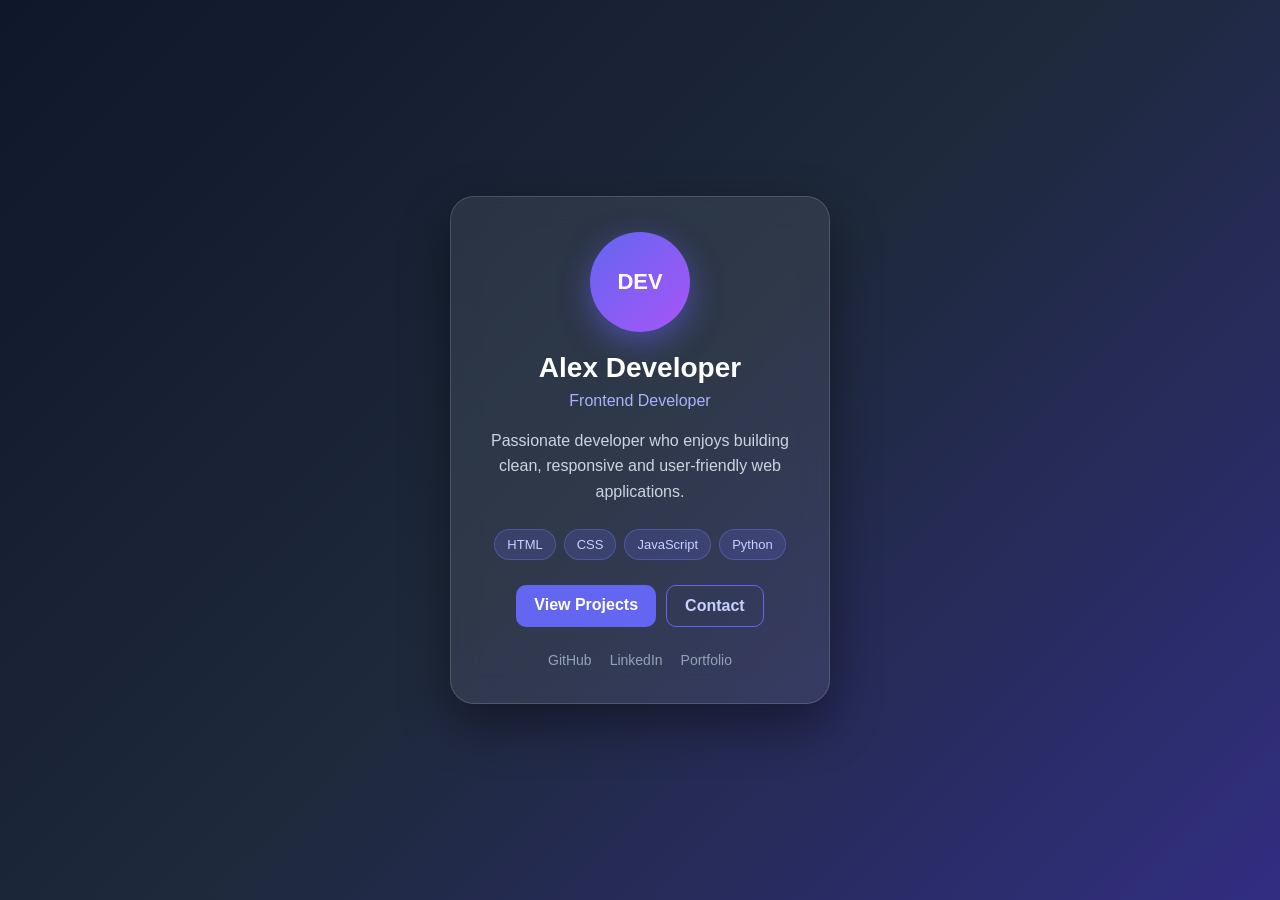
<file: dev_profile/index.html>
<!DOCTYPE html>
<html lang="en">
<head>
    <meta charset="UTF-8">
    <meta name="viewport" content="width=device-width, initial-scale=1.0">

    <title>Developer Profile</title>

    <link rel="stylesheet" href="style.css">
</head>

<body>

    <div class="profile-card">

        <div class="profile-image">
            <span>DEV</span>
        </div>

        <h1>Alex Developer</h1>

        <p class="role">Frontend Developer</p>

        <p class="description">
            Passionate developer who enjoys building clean,
            responsive and user-friendly web applications.
        </p>

        <div class="skills">
            <span>HTML</span>
            <span>CSS</span>
            <span>JavaScript</span>
            <span>Python</span>
        </div>

        <div class="buttons">
            <a href="#" class="btn primary">View Projects</a>
            <a href="#" class="btn secondary">Contact</a>
        </div>

        <div class="socials">
            <a href="#">GitHub</a>
            <a href="#">LinkedIn</a>
            <a href="#">Portfolio</a>
        </div>

    </div>

</body>
</html>
</file>
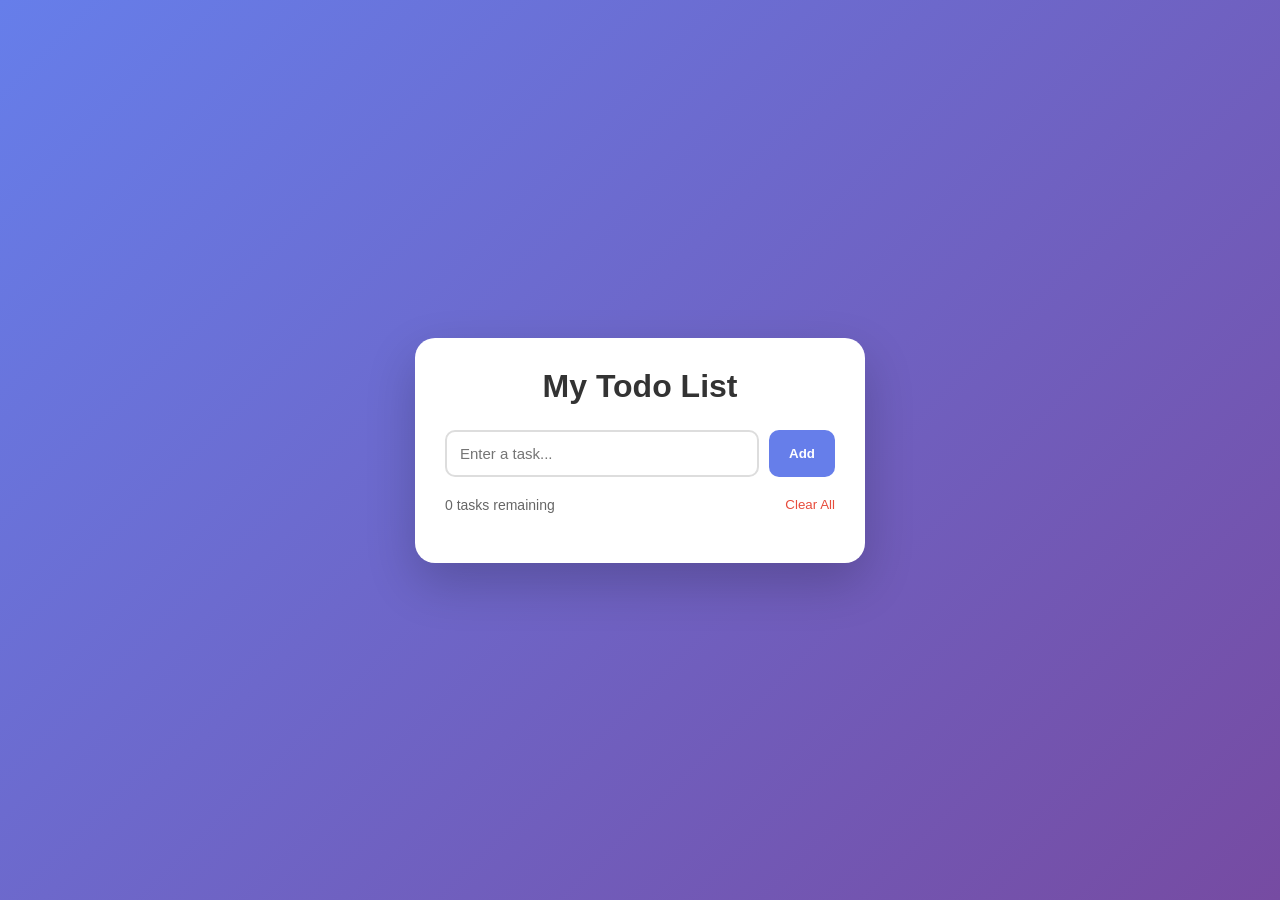
<file: todo app/index.html>
<!DOCTYPE html>
<html lang="en">
<head>
    <meta charset="UTF-8">
    <meta name="viewport" content="width=device-width, initial-scale=1.0">

    <title>Todo App</title>

    <link rel="stylesheet" href="style.css">
</head>

<body>

    <div class="container">

        <h1>My Todo List</h1>

        <div class="input-box">
            <input
                type="text"
                id="taskInput"
                placeholder="Enter a task..."
            >

            <button id="addBtn">
                Add
            </button>
        </div>

        <div class="task-info">
            <span id="taskCount">0 tasks</span>

            <button id="clearBtn">
                Clear All
            </button>
        </div>

        <ul id="taskList"></ul>

    </div>

    <script src="script.js"></script>

</body>
</html>
</file>
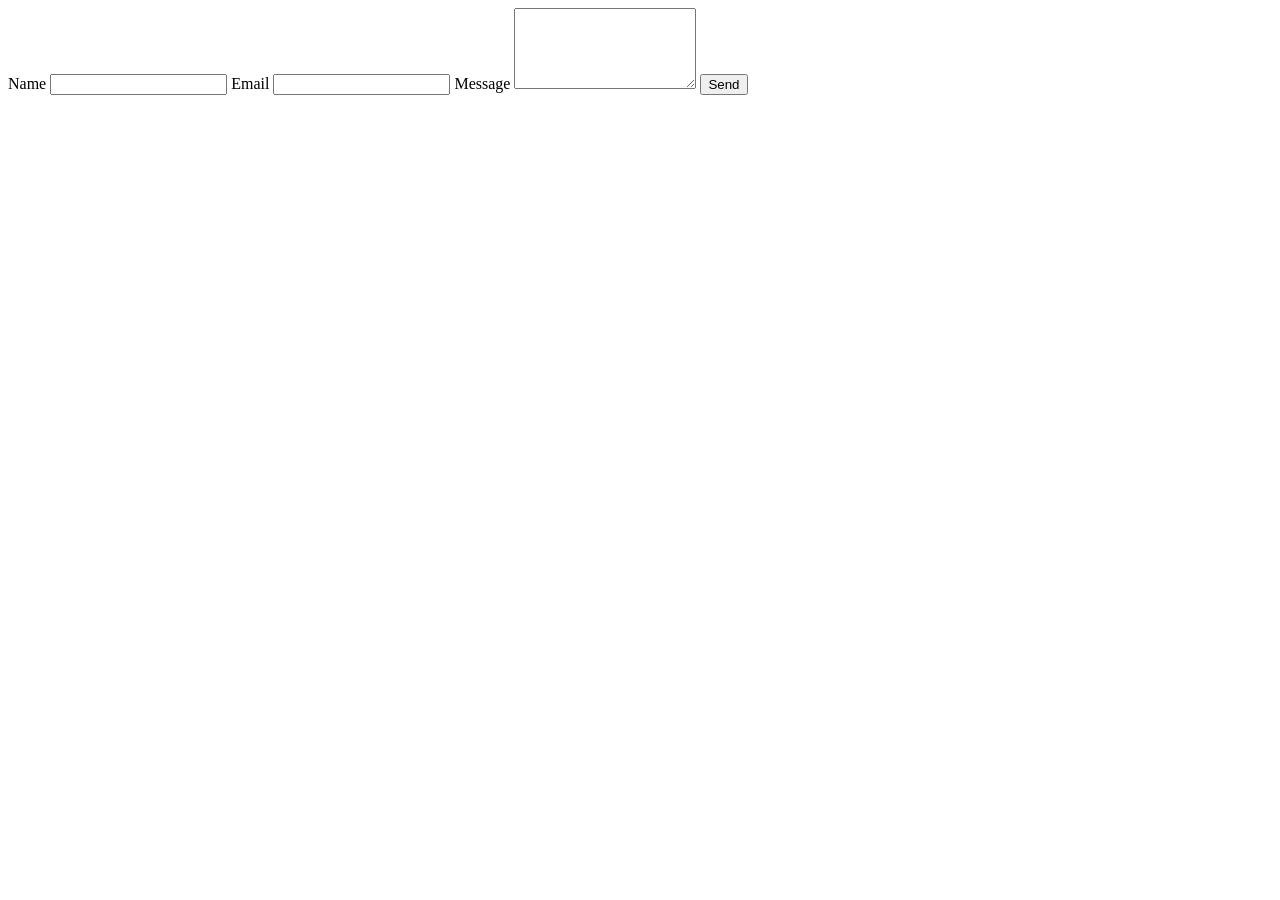
<file: accessible-form.html>
<!DOCTYPE html>
<html lang="en">
<head>
  <meta charset="UTF-8">
  <title>Contact Form</title>
</head>
<body>
  <form action="/submit" method="POST">
    <label for="name">Name</label>
    <input type="text" id="name" name="name" required>

    <label for="email">Email</label>
    <input type="email" id="email" name="email" required>

    <label for="message">Message</label>
    <textarea id="message" name="message" rows="5" required></textarea>

    <button type="submit">Send</button>
  </form>
</body>
</html>
</file>
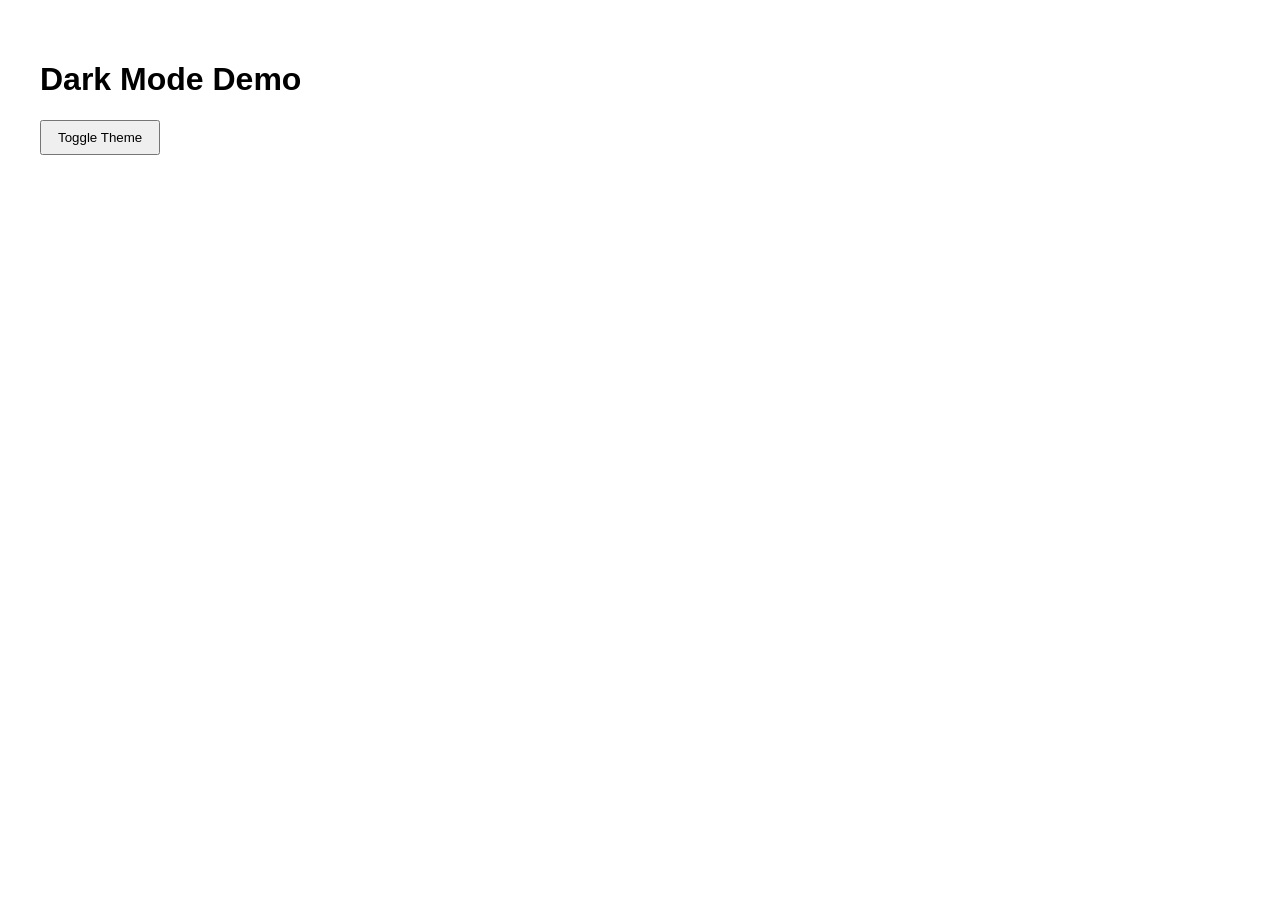
<file: dark-mode-toggle.html>
<!DOCTYPE html>
<html lang="en">
<head>
  <meta charset="UTF-8">
  <title>Dark Mode Toggle</title>
  <style>
    body {
      font-family: sans-serif;
      transition: background 0.3s, color 0.3s;
      padding: 2rem;
    }
    body.dark {
      background: #121212;
      color: #f1f1f1;
    }
    button {
      padding: 0.5rem 1rem;
      cursor: pointer;
    }
  </style>
</head>
<body>
  <h1>Dark Mode Demo</h1>
  <button onclick="document.body.classList.toggle('dark')">
    Toggle Theme
  </button>
</body>
</html>
</file>
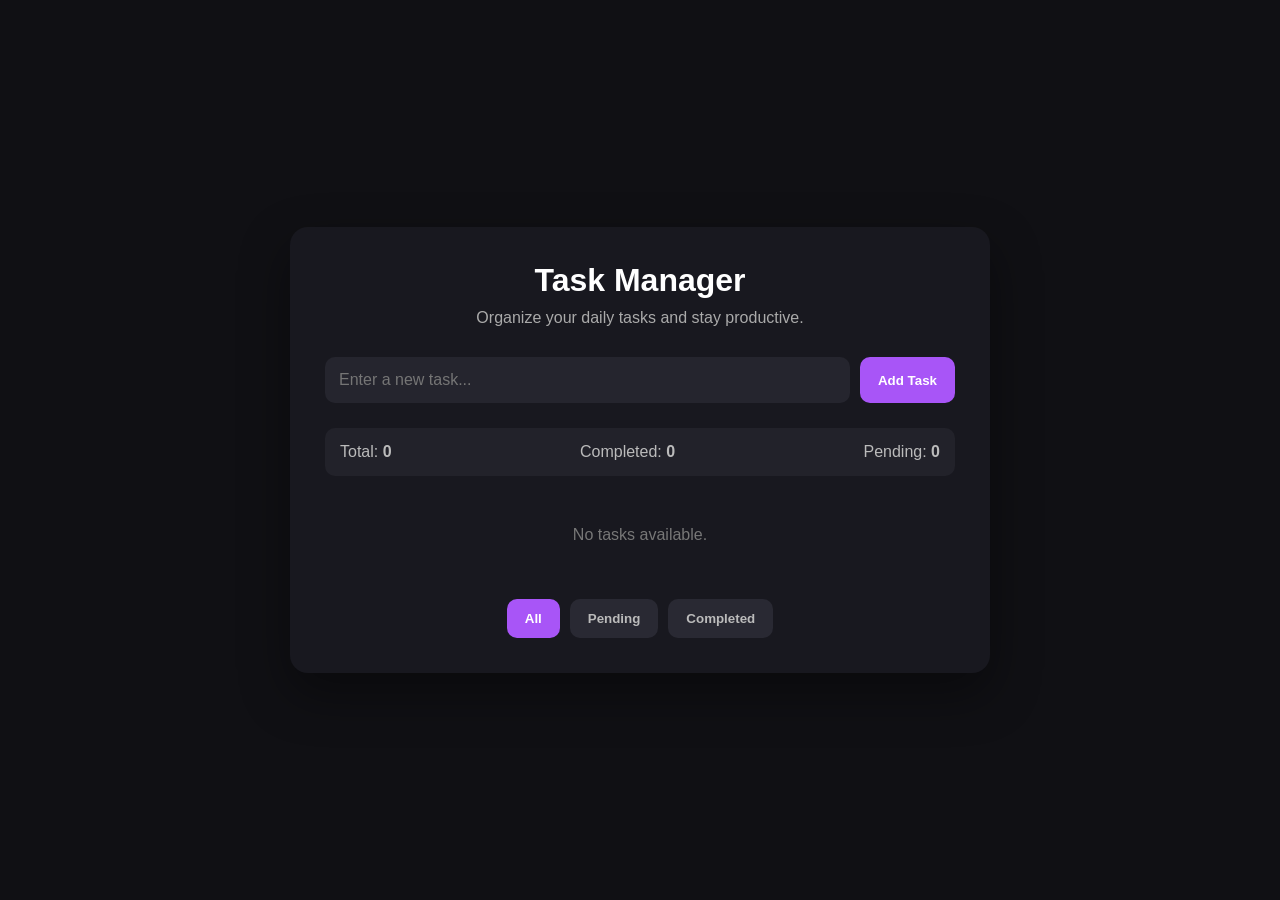
<file: todo.html>
<!DOCTYPE html>
<html lang="en">
<head>
    <meta charset="UTF-8">
    <meta name="viewport" content="width=device-width, initial-scale=1.0">

    <title>Task Manager</title>

    <style>
        * {
            margin: 0;
            padding: 0;
            box-sizing: border-box;
        }

        body {
            font-family: Arial, sans-serif;
            min-height: 100vh;
            background: #101014;
            color: white;
            display: flex;
            justify-content: center;
            align-items: center;
            padding: 30px;
        }

        .container {
            width: 100%;
            max-width: 700px;
            background: #18181f;
            padding: 35px;
            border-radius: 18px;
            box-shadow: 0 20px 50px rgba(0, 0, 0, 0.4);
        }

        h1 {
            text-align: center;
            margin-bottom: 10px;
        }

        .subtitle {
            text-align: center;
            color: #aaa;
            margin-bottom: 30px;
        }

        .input-area {
            display: flex;
            gap: 10px;
            margin-bottom: 25px;
        }

        #taskInput {
            flex: 1;
            padding: 14px;
            border: none;
            outline: none;
            border-radius: 10px;
            background: #25252e;
            color: white;
            font-size: 16px;
        }

        button {
            border: none;
            cursor: pointer;
            border-radius: 10px;
            padding: 12px 18px;
            font-weight: bold;
        }

        .add-btn {
            background: #a855f7;
            color: white;
        }

        .add-btn:hover {
            opacity: 0.85;
        }

        .stats {
            display: flex;
            justify-content: space-between;
            margin-bottom: 20px;
            padding: 15px;
            border-radius: 10px;
            background: #22222a;
            color: #bbb;
        }

        #taskList {
            list-style: none;
        }

        .task {
            display: flex;
            align-items: center;
            justify-content: space-between;
            gap: 10px;
            background: #22222a;
            margin-bottom: 12px;
            padding: 15px;
            border-radius: 12px;
            transition: 0.2s;
        }

        .task:hover {
            transform: translateY(-2px);
        }

        .task-content {
            display: flex;
            align-items: center;
            gap: 12px;
            flex: 1;
        }

        .task-text {
            word-break: break-word;
        }

        .completed .task-text {
            text-decoration: line-through;
            color: #777;
        }

        .delete-btn {
            background: #dc3545;
            color: white;
            padding: 8px 12px;
        }

        .empty {
            text-align: center;
            color: #777;
            padding: 30px;
        }

        .filters {
            display: flex;
            justify-content: center;
            gap: 10px;
            margin-top: 25px;
        }

        .filter-btn {
            background: #292933;
            color: #bbb;
        }

        .filter-btn.active {
            background: #a855f7;
            color: white;
        }

        @media (max-width: 600px) {
            .container {
                padding: 22px;
            }

            .input-area {
                flex-direction: column;
            }

            .add-btn {
                width: 100%;
            }

            .stats {
                flex-direction: column;
                gap: 8px;
                text-align: center;
            }
        }
    </style>
</head>

<body>

<div class="container">

    <h1>Task Manager</h1>

    <p class="subtitle">
        Organize your daily tasks and stay productive.
    </p>

    <div class="input-area">

        <input
            type="text"
            id="taskInput"
            placeholder="Enter a new task..."
        >

        <button class="add-btn" onclick="addTask()">
            Add Task
        </button>

    </div>

    <div class="stats">
        <span>Total: <strong id="totalTasks">0</strong></span>
        <span>Completed: <strong id="completedTasks">0</strong></span>
        <span>Pending: <strong id="pendingTasks">0</strong></span>
    </div>

    <ul id="taskList"></ul>

    <div class="filters">

        <button
            class="filter-btn active"
            onclick="changeFilter('all', this)">
            All
        </button>

        <button
            class="filter-btn"
            onclick="changeFilter('pending', this)">
            Pending
        </button>

        <button
            class="filter-btn"
            onclick="changeFilter('completed', this)">
            Completed
        </button>

    </div>

</div>

<script>

    let tasks = [];
    let currentFilter = "all";

    const taskInput = document.getElementById("taskInput");
    const taskList = document.getElementById("taskList");

    function addTask() {

        const text = taskInput.value.trim();

        if (text === "") {
            alert("Please enter a task.");
            return;
        }

        const task = {
            id: Date.now(),
            text: text,
            completed: false
        };

        tasks.push(task);

        taskInput.value = "";

        renderTasks();
    }

    function toggleTask(id) {

        tasks = tasks.map(task => {

            if (task.id === id) {
                return {
                    ...task,
                    completed: !task.completed
                };
            }

            return task;
        });

        renderTasks();
    }

    function deleteTask(id) {

        tasks = tasks.filter(task => task.id !== id);

        renderTasks();
    }

    function changeFilter(filter, button) {

        currentFilter = filter;

        document
            .querySelectorAll(".filter-btn")
            .forEach(btn => btn.classList.remove("active"));

        button.classList.add("active");

        renderTasks();
    }

    function getFilteredTasks() {

        if (currentFilter === "completed") {
            return tasks.filter(task => task.completed);
        }

        if (currentFilter === "pending") {
            return tasks.filter(task => !task.completed);
        }

        return tasks;
    }

    function renderTasks() {

        const filteredTasks = getFilteredTasks();

        taskList.innerHTML = "";

        if (filteredTasks.length === 0) {

            const emptyMessage = document.createElement("li");

            emptyMessage.className = "empty";

            emptyMessage.textContent =
                "No tasks available.";

            taskList.appendChild(emptyMessage);

        } else {

            filteredTasks.forEach(task => {

                const li = document.createElement("li");

                li.className =
                    "task " +
                    (task.completed ? "completed" : "");

                li.innerHTML = `
                    <div class="task-content">

                        <input
                            type="checkbox"
                            ${task.completed ? "checked" : ""}
                            onchange="toggleTask(${task.id})"
                        >

                        <span class="task-text">
                            ${escapeHTML(task.text)}
                        </span>

                    </div>

                    <button
                        class="delete-btn"
                        onclick="deleteTask(${task.id})">
                        Delete
                    </button>
                `;

                taskList.appendChild(li);
            });
        }

        updateStats();
    }

    function updateStats() {

        const total = tasks.length;

        const completed =
            tasks.filter(task => task.completed).length;

        const pending = total - completed;

        document.getElementById("totalTasks")
            .textContent = total;

        document.getElementById("completedTasks")
            .textContent = completed;

        document.getElementById("pendingTasks")
            .textContent = pending;
    }

    function escapeHTML(text) {

        const div = document.createElement("div");

        div.textContent = text;

        return div.innerHTML;
    }

    taskInput.addEventListener("keydown", function(event) {

        if (event.key === "Enter") {
            addTask();
        }

    });

    renderTasks();

</script>

</body>
</html>
</file>
<file: dev_profile/style.css>
* {
    margin: 0;
    padding: 0;
    box-sizing: border-box;
}

body {
    min-height: 100vh;

    display: flex;
    justify-content: center;
    align-items: center;

    padding: 20px;

    font-family: Arial, sans-serif;

    background: linear-gradient(
        135deg,
        #0f172a,
        #1e293b,
        #312e81
    );

    color: white;
}

.profile-card {
    width: 380px;

    padding: 35px;

    text-align: center;

    background: rgba(255, 255, 255, 0.08);

    border: 1px solid rgba(255, 255, 255, 0.15);

    border-radius: 24px;

    backdrop-filter: blur(15px);

    box-shadow:
        0 20px 50px rgba(0, 0, 0, 0.4);

    transition: transform 0.3s ease,
                box-shadow 0.3s ease;
}

.profile-card:hover {
    transform: translateY(-10px);

    box-shadow:
        0 30px 70px rgba(0, 0, 0, 0.5);
}

.profile-image {
    width: 100px;
    height: 100px;

    margin: 0 auto 20px;

    display: flex;
    justify-content: center;
    align-items: center;

    border-radius: 50%;

    background: linear-gradient(
        135deg,
        #6366f1,
        #a855f7
    );

    box-shadow:
        0 10px 30px rgba(99, 102, 241, 0.5);
}

.profile-image span {
    font-size: 22px;
    font-weight: bold;
}

h1 {
    font-size: 28px;
    margin-bottom: 8px;
}

.role {
    color: #a5b4fc;
    font-size: 16px;
    margin-bottom: 18px;
}

.description {
    color: #cbd5e1;

    line-height: 1.6;

    margin-bottom: 25px;
}

.skills {
    display: flex;

    justify-content: center;

    flex-wrap: wrap;

    gap: 8px;

    margin-bottom: 25px;
}

.skills span {
    padding: 7px 12px;

    border-radius: 20px;

    background: rgba(99, 102, 241, 0.2);

    border: 1px solid rgba(129, 140, 248, 0.3);

    color: #c7d2fe;

    font-size: 13px;
}

.buttons {
    display: flex;

    justify-content: center;

    gap: 10px;

    margin-bottom: 25px;
}

.btn {
    padding: 11px 18px;

    border-radius: 10px;

    text-decoration: none;

    font-weight: bold;

    transition: 0.3s;
}

.primary {
    background: #6366f1;

    color: white;
}

.primary:hover {
    background: #4f46e5;

    transform: scale(1.05);
}

.secondary {
    border: 1px solid #6366f1;

    color: #c7d2fe;
}

.secondary:hover {
    background: #6366f1;

    color: white;
}

.socials {
    display: flex;

    justify-content: center;

    gap: 18px;
}

.socials a {
    color: #94a3b8;

    text-decoration: none;

    font-size: 14px;

    transition: color 0.3s;
}

.socials a:hover {
    color: white;
}

@media (max-width: 450px) {

    .profile-card {
        width: 100%;

        padding: 25px;
    }

    .buttons {
        flex-direction: column;
    }

    .btn {
        width: 100%;
    }
}
</file>
<file: todo app/style.css>
* {
    margin: 0;
    padding: 0;
    box-sizing: border-box;
}

body {
    min-height: 100vh;

    display: flex;
    justify-content: center;
    align-items: center;

    padding: 20px;

    font-family: Arial, sans-serif;

    background: linear-gradient(
        135deg,
        #667eea,
        #764ba2
    );
}

.container {
    width: 450px;

    padding: 30px;

    background: white;

    border-radius: 20px;

    box-shadow: 0 20px 50px rgba(0, 0, 0, 0.2);
}

h1 {
    text-align: center;

    margin-bottom: 25px;

    color: #333;
}

.input-box {
    display: flex;

    gap: 10px;
}

#taskInput {
    flex: 1;

    padding: 13px;

    border: 2px solid #ddd;

    border-radius: 10px;

    outline: none;

    font-size: 15px;
}

#taskInput:focus {
    border-color: #667eea;
}

#addBtn {
    padding: 13px 20px;

    border: none;

    border-radius: 10px;

    background: #667eea;

    color: white;

    cursor: pointer;

    font-weight: bold;
}

#addBtn:hover {
    background: #5568d8;
}

.task-info {
    display: flex;

    justify-content: space-between;

    align-items: center;

    margin: 20px 0;

    color: #666;

    font-size: 14px;
}

#clearBtn {
    border: none;

    background: none;

    color: #e74c3c;

    cursor: pointer;
}

#taskList {
    list-style: none;
}

.task {
    display: flex;

    align-items: center;

    justify-content: space-between;

    padding: 14px;

    margin-bottom: 10px;

    background: #f5f6fa;

    border-radius: 10px;

    transition: 0.2s;
}

.task:hover {
    transform: translateX(4px);
}

.task-text {
    cursor: pointer;

    color: #333;

    flex: 1;
}

.task.completed .task-text {
    text-decoration: line-through;

    color: #999;
}

.delete-btn {
    border: none;

    background: #ffeded;

    color: #e74c3c;

    padding: 7px 10px;

    border-radius: 7px;

    cursor: pointer;
}

.delete-btn:hover {
    background: #ffd6d6;
}

@media (max-width: 500px) {

    .container {
        width: 100%;

        padding: 20px;
    }

    .input-box {
        flex-direction: column;
    }

    #addBtn {
        width: 100%;
    }
}
</file>
